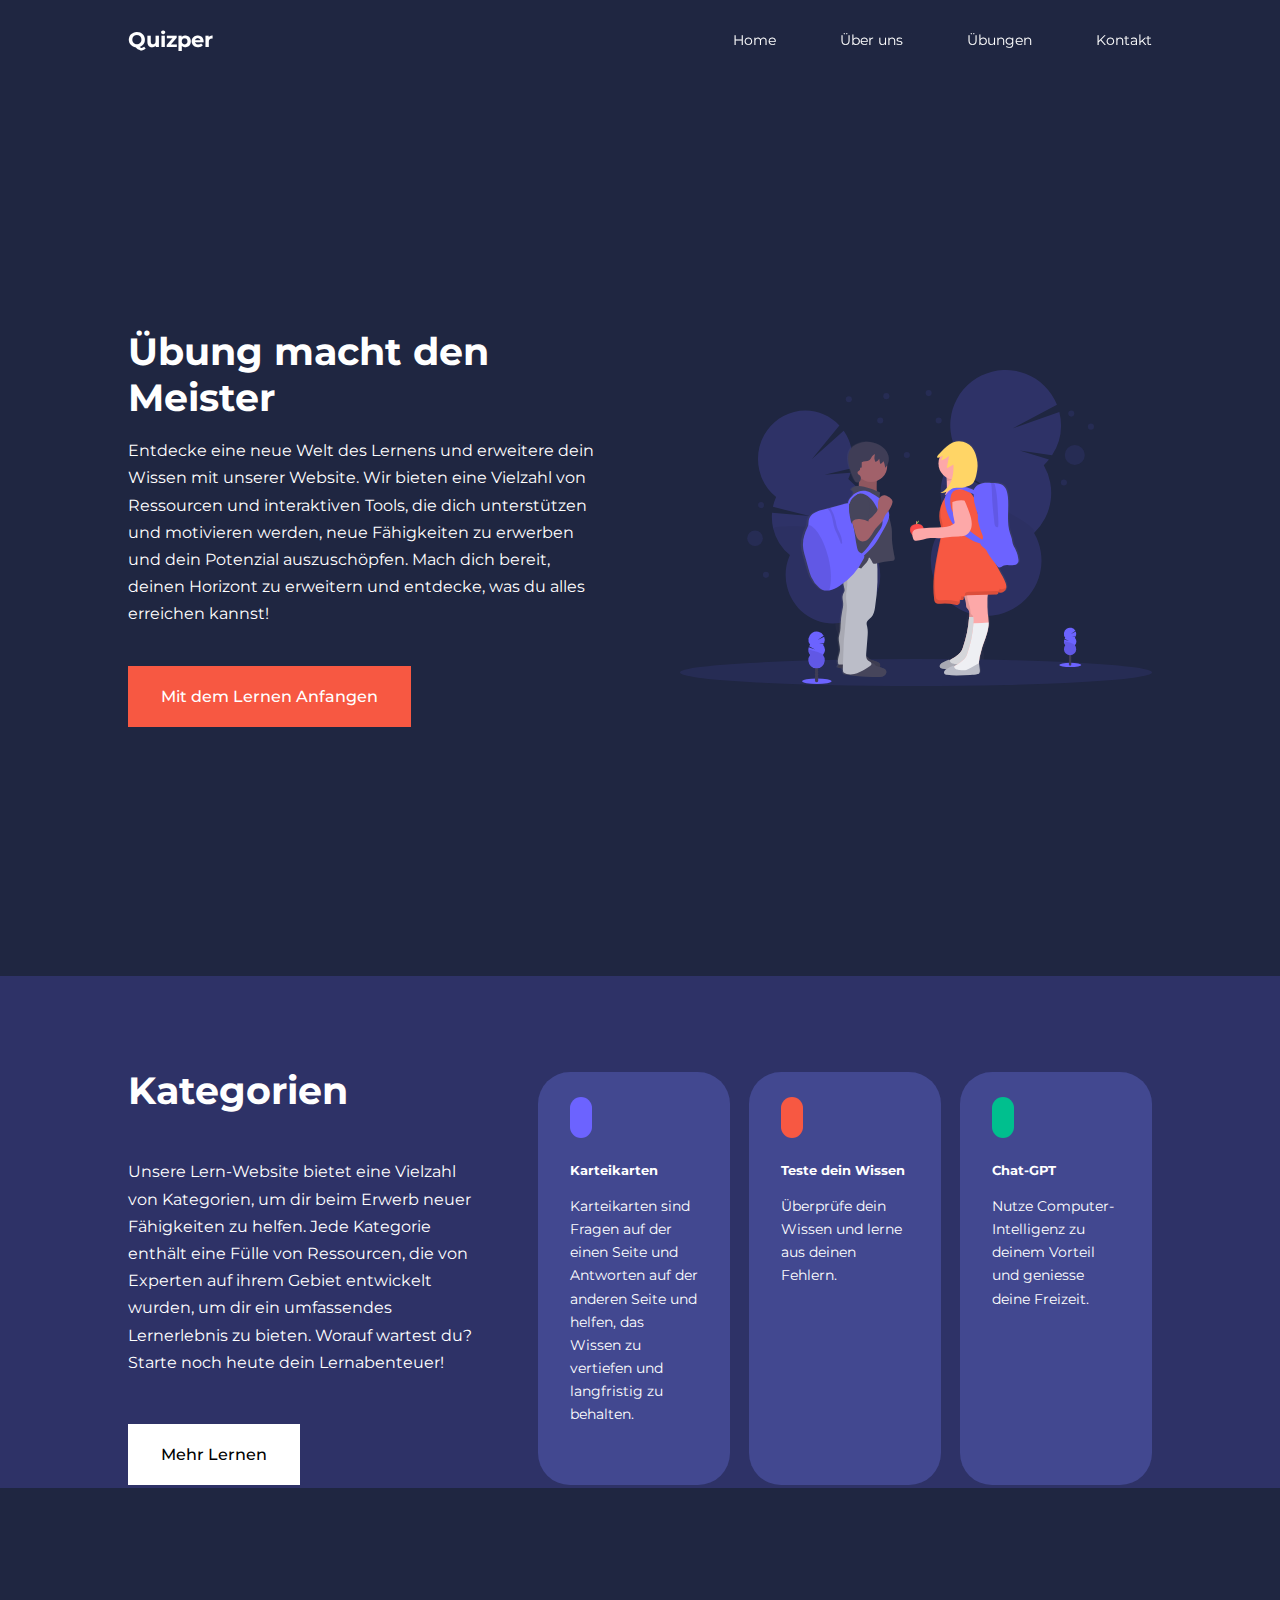
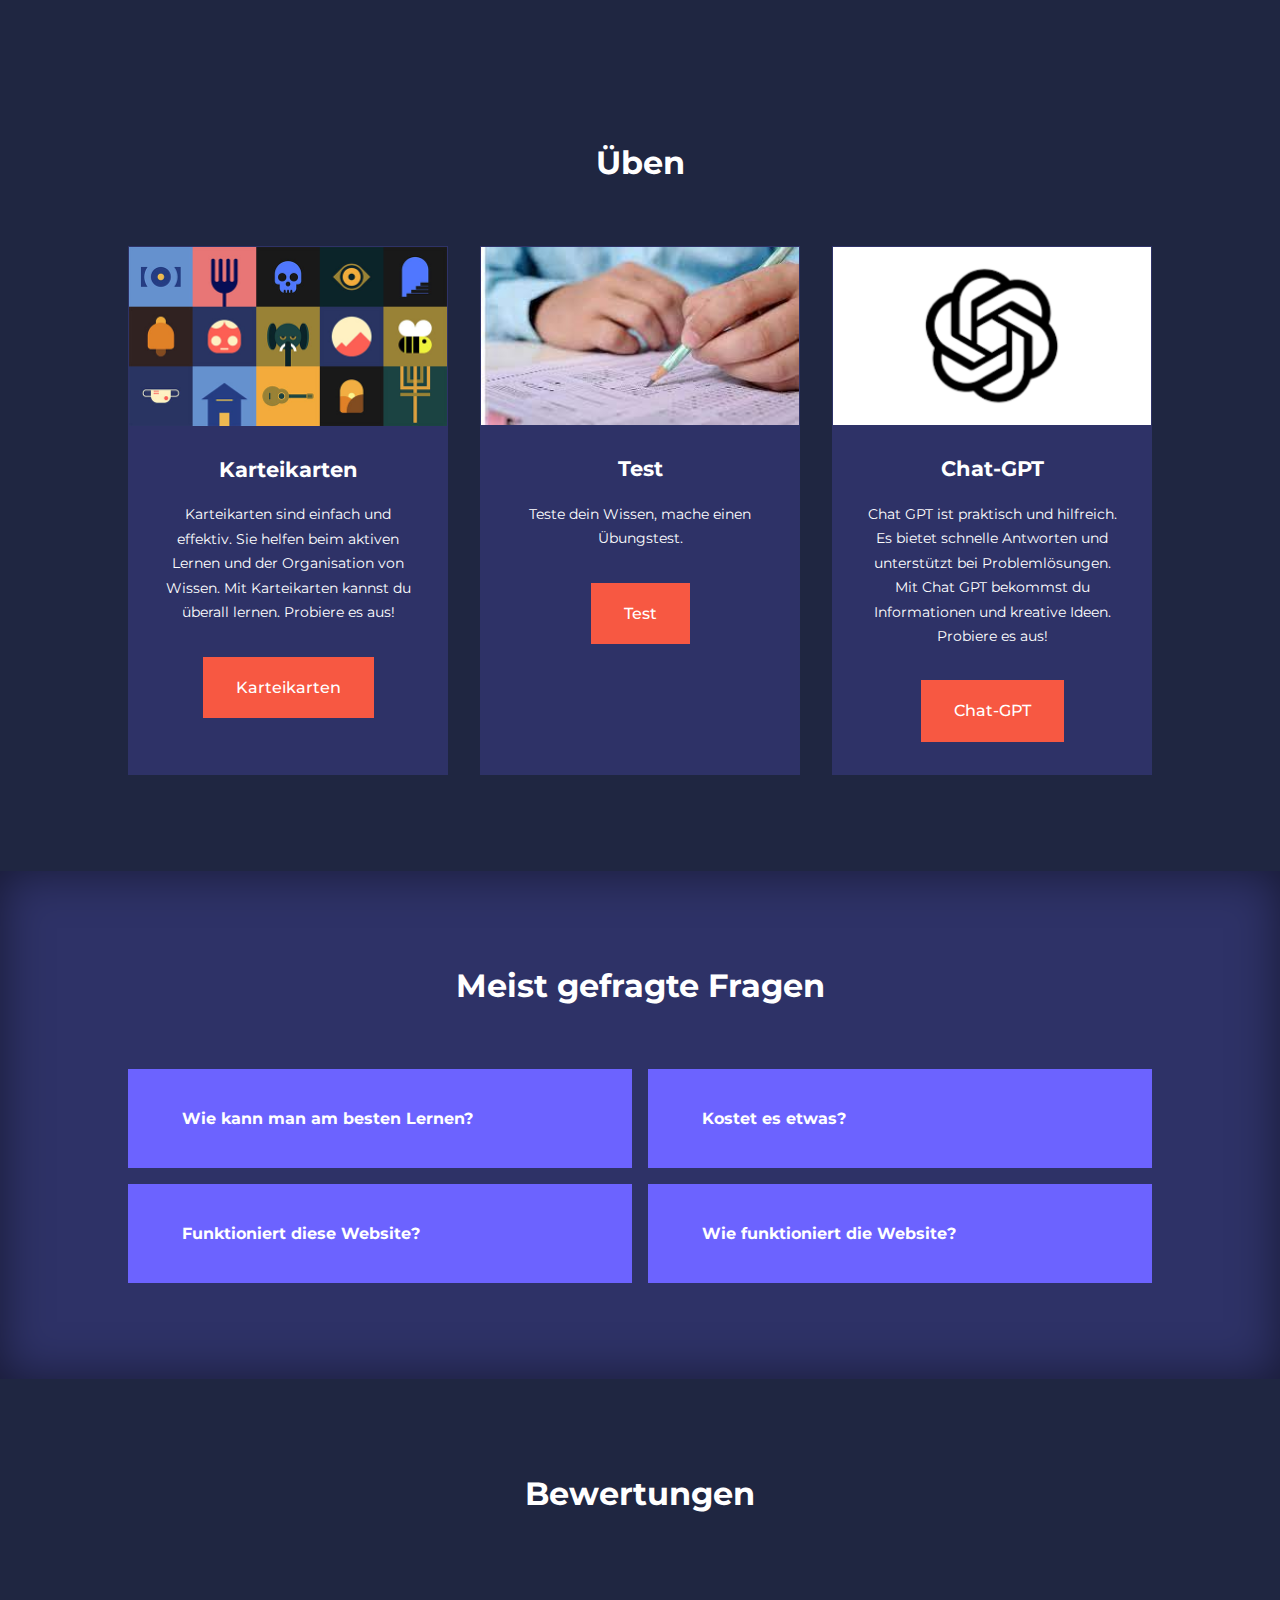
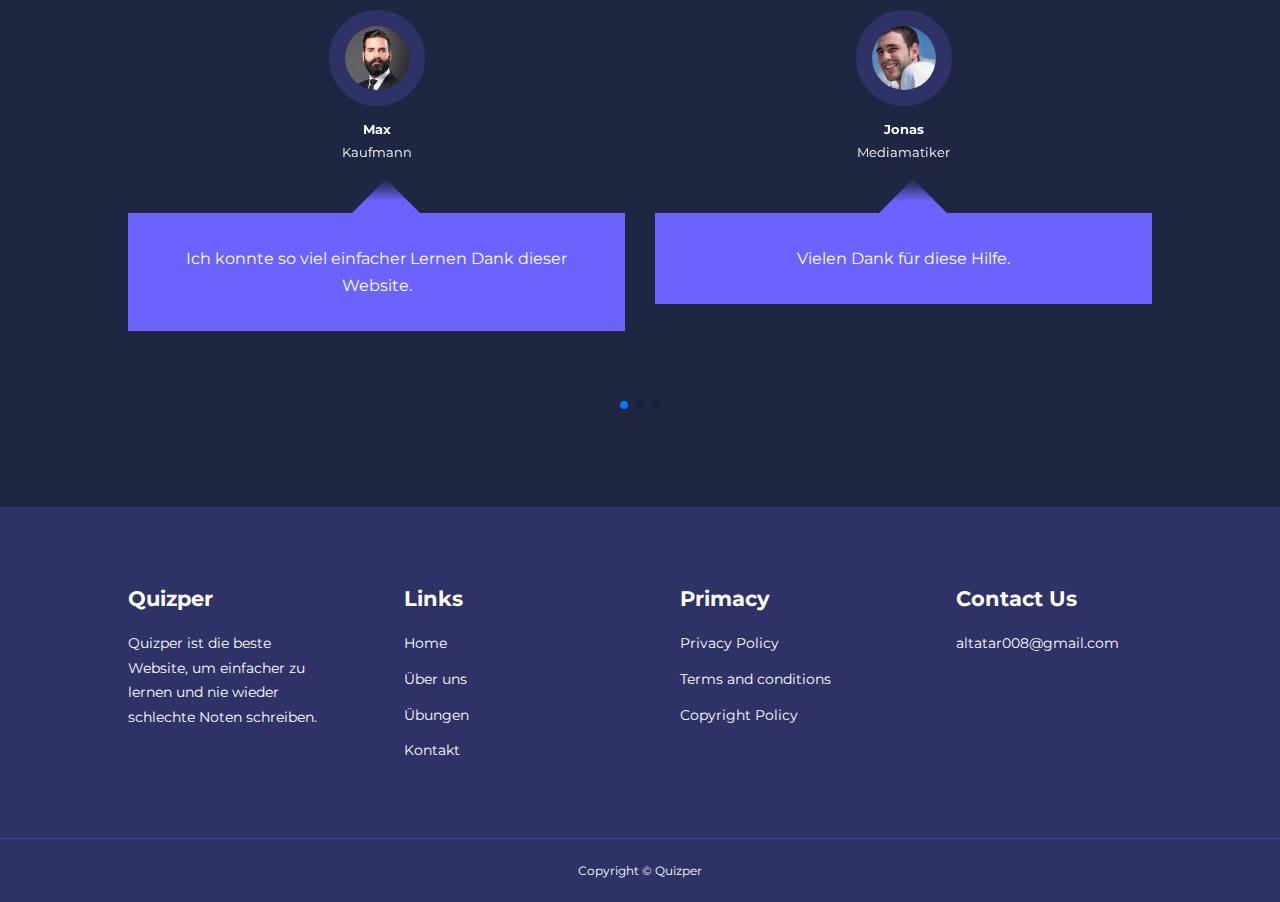
<file: index.html>
<!DOCTYPE html>
<html lang="de">
<head>
    <meta charset="UTF-8">
    <meta http-equiv="X-UA-Compatible" content="IE=edge">
    <meta name="viewport" content="width=device-width, initial-scale=1.0">
    <title>Quizper</title>
    <link rel="stylesheet" href="https://unicons.iconscout.com/release/v4.0.0/css/line.css">
    
    <link rel="preconnect" href="https://fonts.googleapis.com">
    <link rel="preconnect" href="https://fonts.gstatic.com" crossorigin>
    <link href="https://fonts.googleapis.com/css2?family=Montserrat:wght@300;400;500;600;700;800;900&display=swap" rel="stylesheet">

     <!--SWIPER JS-->
    <link rel="stylesheet" href="https://cdn.jsdelivr.net/npm/swiper@8/swiper-bundle.min.css"/>

    <link rel="stylesheet" href="./css/style.css">
</head>
<body>
    <nav>
        <div class="container nav_container">
            <a href="index.html"><h4>Quizper</h4></a>
            <ul class="nav_menu">
                <li><a href="index.html">Home</a></li>
                <li><a href="about.html">Über uns</a></li>
                <li><a href="courses.html">Übungen</a></li>
                <li><a href="contact.html">Kontakt</a></li>
            </ul>
            <button id="open-menu-btn"><i class="uil-bars"></i></button>
        <button id="close-menu-btn"><i class="uil-multiply"></i></button>
   
        </div>
     </nav>

<!--====================END OF NAVBAR===================-->

   <header>
    <div class="container header_container">
        <div class="header_left">
           <h1>Übung macht den Meister</h1>
           <p>
            Entdecke eine neue Welt des Lernens 
            und erweitere dein Wissen mit unserer Website. 
            Wir bieten eine Vielzahl von Ressourcen und 
            interaktiven Tools, die dich unterstützen und 
            motivieren werden, neue Fähigkeiten zu erwerben 
            und dein Potenzial auszuschöpfen. Mach dich bereit, 
            deinen Horizont zu erweitern und entdecke, was du 
            alles erreichen kannst!
           </p>
           <a href="courses.html" class="btn btn-primary">Mit dem Lernen 
            Anfangen</a>
        </div>

        <div class="header_right">
            <div class="header_right-image">
                <img src="./images/header.svg">
            </div>

        </div>
    </div>
   </header>


    <!--====================END OF HEADER===================-->



   <section class="categories">
    <div class="container categories_container">
        <div class="categories_left">
            <h1>Kategorien</h1>
            <p>
                Unsere Lern-Website bietet eine Vielzahl von Kategorien, 
                um dir beim Erwerb neuer Fähigkeiten zu helfen.
                Jede Kategorie enthält eine Fülle von Ressourcen, 
                die von Experten auf ihrem Gebiet entwickelt wurden, 
                um dir ein umfassendes Lernerlebnis zu bieten. Worauf 
                wartest du? 
                Starte noch heute dein Lernabenteuer!
            </p>
            <a href="#" class="btn">Mehr Lernen</a>
        </div>

        <div class="categories_right">
            <article class="category">
                <span class="category_icon">
                    <i class="uil uil-card-atm"></i>
                </span>
                <h5>Karteikarten</h5>
                <p>Karteikarten sind Fragen auf der einen Seite und 
                    Antworten auf der anderen Seite und helfen, 
                    das Wissen zu vertiefen und langfristig zu 
                    behalten. 
                </p>
            </article>

            <article class="category">
                <span class="category_icon">
                    <i class="uil uil-book"></i>
                </span>
                <h5>Teste dein Wissen</h5>
                <p>Überprüfe dein Wissen und lerne aus deinen Fehlern.
                </p>
            </article>

            <article class="category">
                <span class="category_icon">
                    <i class="uil uil-robot"></i>
                </span>
                <h5>Chat-GPT</h5>
                <p>Nutze Computer-Intelligenz zu deinem Vorteil und geniesse deine Freizeit.
                </p>
            </article>

        </div>
    </div>
   </section>
   <!--====================END OF CATEGORIES===================-->



   <section class="courses">
    <h2>Üben</h2>
    <div class="container courses_container">
       <article class="course">
        <div class="course_image">
            <img src="./images/course11.jpg">
        </div>
        <div class="course_info">
         <h4>Karteikarten</h4>
         <p>
          Karteikarten sind einfach und effektiv. Sie helfen beim aktiven 
          Lernen und der Organisation von Wissen. 
          Mit Karteikarten kannst du überall lernen. Probiere es aus!
         </p>
         <a href="courses.html" class="btn btn-primary">Karteikarten</a>
        </div>
        </article>

       <article class="course">
        <div class="course_image">
            <img src="./images/exam1.jpg">
        </div>
        <div class="course_info">
         <h4>Test</h4>
         <p>
           Teste dein Wissen, mache einen Übungstest.
         </p>
         <a href="courses.html" class="btn btn-primary">Test</a>
        </div>
        </article>

       <article class="course">
        <div class="course_image">
            <img src="./images/yilong_ma.png">
        </div>
        <div class="course_info">
         <h4>Chat-GPT</h4>
         <p>
          Chat GPT ist praktisch und hilfreich. Es bietet schnelle Antworten 
          und unterstützt bei Problemlösungen. Mit Chat GPT bekommst du 
          Informationen und kreative Ideen. 
          Probiere es aus!
         </p>
         <a href="https://chat.openai.com/auth/login" target="_blank" class="btn btn-primary">Chat-GPT</a>
        </div>
        </article>
    </div>
   </section>

   <!--====================END OF COURSES===================-->


   <section class="faqs">
    <h2>Meist gefragte Fragen</h2>
    <div class="container faqs_container">
        <article class="faq">
            <div class="faq_icon"><i class="uil uil-plus"></i></div>
            <div class="question_answer">
                <h4>Wie kann man am besten Lernen?</h4>
                <p>
                    Mit dieser Website kannst einfach für deine Prüfungen lernen.
                </p>
            </div>
        </article>

        <article class="faq">
            <div class="faq_icon"><i class="uil uil-plus"></i></div>
            <div class="question_answer">
                <h4>Kostet es etwas?</h4>
                <p>
                    Natürlich nicht.
                </p>
            </div>
        </article>

        <article class="faq">
            <div class="faq_icon"><i class="uil uil-plus"></i></div>
            <div class="question_answer">
                <h4>Funktioniert diese Website?</h4>
                <p>
                    Leider funktioniert sie zurzeit nicht.
                </p>
            </div>
        </article>

        <article class="faq">
            <div class="faq_icon"><i class="uil uil-plus"></i></div>
            <div class="question_answer">
                <h4>Wie funktioniert die Website?</h4>
                <p>
                    Gehe auf Übungen und wähle einer der Übungen aus.
                </p>
            </div>
        </article>
    </div>
   </section>

   <!--====================END OF FAQ===================-->

   <section class="container testimonials_container mySwiper">
    <h2>Bewertungen</h2>
    <div class="swiper-wrapper">
        <article class="testimonial swiper-slide">
          <div class="avatar">
            <img src="./images/images1.png">
          </div>
          <div class="testimonial_info">
            <h5>Max</h5>
            <small>Kaufmann</small>
          </div>
          <div class="testimonial_body">
            Ich konnte so viel einfacher Lernen Dank dieser Website.
          </div>
        </article>

        <article class="testimonial swiper-slide">
            <div class="avatar">
              <img src="./images/images2.jpeg">
            </div>
            <div class="testimonial_info">
              <h5>Jonas</h5>
              <small>Mediamatiker</small>
            </div>
            <div class="testimonial_body">
              Vielen Dank für diese Hilfe.
            </div>
          </article>

          <article class="testimonial swiper-slide">
            <div class="avatar">
              <img src="./images/images3.png">
            </div>
            <div class="testimonial_info">
              <h5>Rayan</h5>
              <small>Zeichner</small>
            </div>
            <div class="testimonial_body">
              Die beste Plattform zum lernen.
            </div>
          </article>

          <article class="testimonial swiper-slide">
            <div class="avatar">
              <img src="./images/images4.png">
            </div>
            <div class="testimonial_info">
              <h5>Jamal</h5>
              <small>Kaufmann</small>
            </div>
            <div class="testimonial_body">
              Die Übungen habe mir sehr geholfen.
            </div>
          </article>
    </div>
    <div class="swiper-pagination"></div>
   </section>


<!--====================END OF TESTIMONIALS===================-->


    <footer>
     <div class="container footer_container">
      <div class="footer_1">
        <a href="index.html" class="footer_logo"><h4>Quizper</h4></a>
        <p>
          Quizper ist die beste Website, 
          um einfacher zu lernen und nie wieder 
          schlechte Noten schreiben.
        </p>
      </div>

      <div class="footer_2">
        <h4>Links</h4>
        <ul class="permalinks">
            <li><a href="index.html">Home</a></li>
            <li><a href="about.html">Über uns</a></li>
            <li><a href="courses.html">Übungen</a></li>
            <li><a href="contact.html">Kontakt</a></li>
        </ul>
      </div>

      <div class="footer_3">
        <h4>Primacy</h4>
        <ul class="privacy">
            <li><a href="#">Privacy Policy</a></li>
            <li><a href="#">Terms and conditions</a></li>
            <li><a href="#">Copyright Policy</a></li>
        </ul>
      </div>

      <div class="footer_4">
        <h4>Contact Us</h4>
        <div>
            <p>altatar008@gmail.com</p>
        </div>

       </div>
     </div>
     <div class="footer_copyright">
        <small>Copyright &copy; Quizper</small>
    </div>
    </footer>

    <!--====================END OF FOOTER===================-->

   <script src="https://cdn.jsdelivr.net/npm/swiper@8/swiper-bundle.min.js"></script>
   <script src="./main.js"></script>
  <script>
    var swiper = new Swiper(".mySwiper", {
    slidesPerView: 1,
    spaceBetween: 30,
    pagination: {
      el: ".swiper-pagination",
      clickable: true
    },
    // when window width is >= 600px
    breakpoints: {
        600: {
            slidesPerView: 2,
        }
    }
  });
  </script>
   

</body>
</html>
</file>
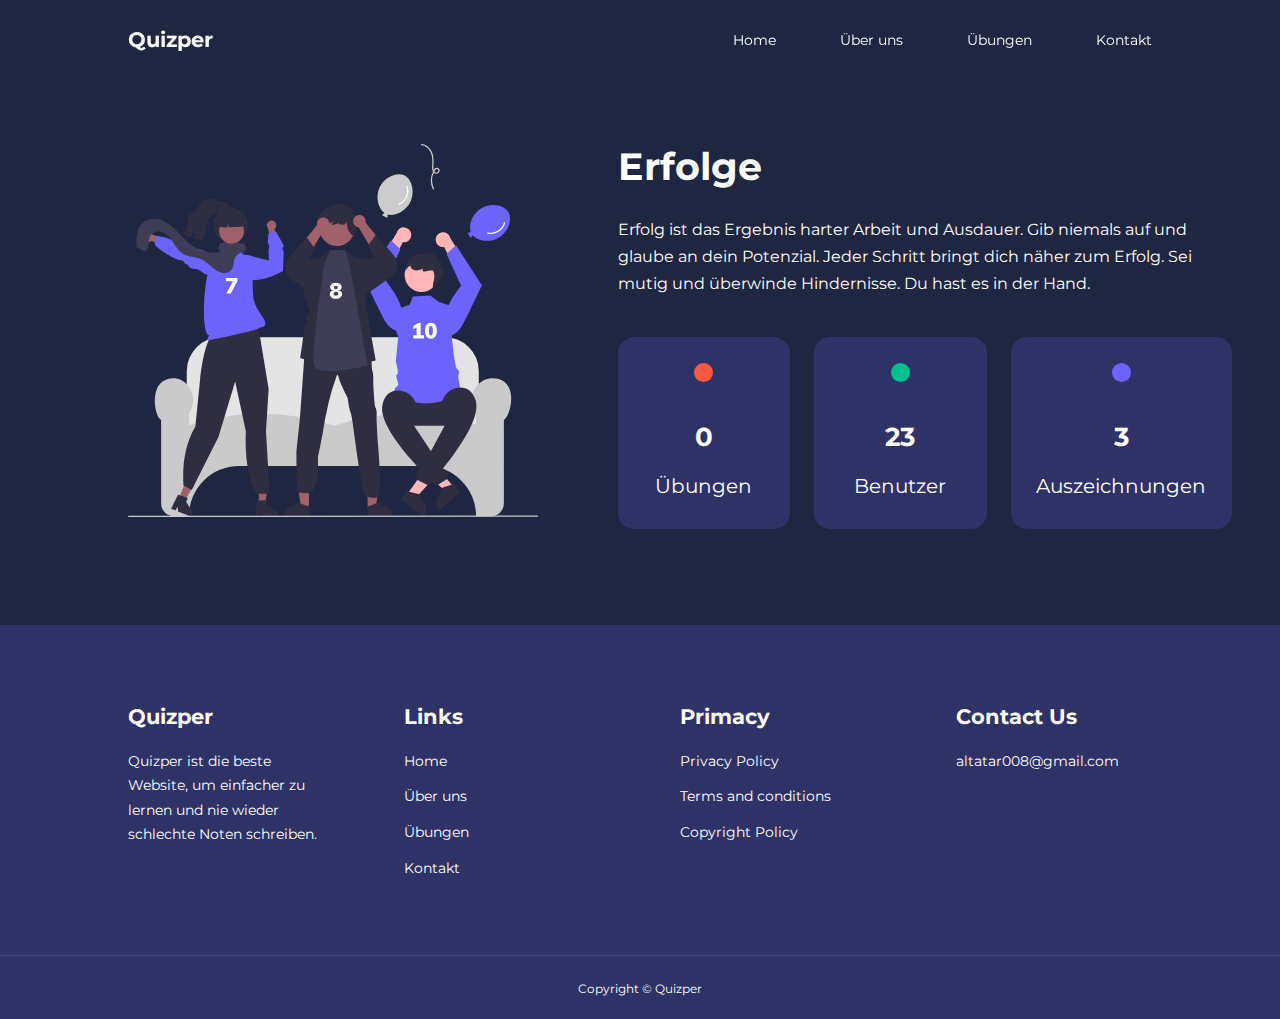
<file: about.html>
<!DOCTYPE html>
<html lang="de">
<head>
    <meta charset="UTF-8">
    <meta http-equiv="X-UA-Compatible" content="IE=edge">
    <meta name="viewport" content="width=device-width, initial-scale=1.0">
    <title>Quizper</title>
    <link rel="stylesheet" href="https://unicons.iconscout.com/release/v4.0.0/css/line.css">
    
    <link rel="preconnect" href="https://fonts.googleapis.com">
    <link rel="preconnect" href="https://fonts.gstatic.com" crossorigin>
    <link href="https://fonts.googleapis.com/css2?family=Montserrat:wght@300;400;500;600;700;800;900&display=swap" rel="stylesheet">

    <link rel="stylesheet" href="./css/style.css">
    <link rel="stylesheet" href="./css/about.css">
</head>
<body>
    <nav>
        <div class="container nav_container">
            <a href="index.html"><h4>Quizper</h4></a>
            <ul class="nav_menu">
                <li><a href="index.html">Home</a></li>
                <li><a href="about.html">Über uns</a></li>
                <li><a href="courses.html">Übungen</a></li>
                <li><a href="contact.html">Kontakt</a></li>
            </ul>
            <button id="open-menu-btn"><i class="uil-bars"></i></button>
        <button id="close-menu-btn"><i class="uil-multiply"></i></button>
   
        </div>
     </nav>

     <!--====================END OF NAVBAR===================-->


        <section class="about_achievements">
            <div class="container about_achievements-container">
                <div class="about_achievements-left">
                   <img src="./images/about achievements.svg">
                </div>
                <div class="about_achievements-right">
                    <h1>Erfolge</h1>
                    <p>Erfolg ist das Ergebnis harter Arbeit und 
                        Ausdauer. Gib niemals auf und glaube an dein 
                        Potenzial. Jeder Schritt bringt dich näher zum 
                        Erfolg. Sei mutig und überwinde Hindernisse. Du 
                        hast es in der Hand.
                    </p>
                    <div class="achievements_cards">

                        <article class="achievement_card">
                            <span class="achievement_icon">
                              <i class="uil uil-video"></i>
                            </span>
                            <h3>0</h3>
                            <p>Übungen</p>
                        </article>

                        <article class="achievement_card">
                            <span class="achievement_icon">
                              <i class="uil uil-users-alt"></i>
                            </span>
                            <h3>23</h3>
                            <p>Benutzer</p>
                        </article>

                        <article class="achievement_card">
                            <span class="achievement_icon">
                              <i class="uil uil-trophy"></i>
                            </span>
                            <h3>3</h3>
                            <p>Auszeichnungen</p>
                        </article>
                    </div>
                </div>
            </div>
        </section>


   

     <footer>
        <div class="container footer_container">
         <div class="footer_1">
           <a href="index.html" class="footer_logo"><h4>Quizper</h4></a>
           <p>
            Quizper ist die beste Website, 
            um einfacher zu lernen und nie wieder 
            schlechte Noten schreiben.
           </p>
         </div>
   
         <div class="footer_2">
           <h4>Links</h4>
           <ul class="permalinks">
               <li><a href="index.html">Home</a></li>
               <li><a href="about.html">Über uns</a></li>
               <li><a href="courses.html">Übungen</a></li>
               <li><a href="contact.html">Kontakt</a></li>
           </ul>
         </div>

         <div class="footer_3">
           <h4>Primacy</h4>
           <ul class="privacy">
               <li><a href="#">Privacy Policy</a></li>
               <li><a href="#">Terms and conditions</a></li>
               <li><a href="#">Copyright Policy</a></li>
           </ul>
         </div>
   
         <div class="footer_4">
           <h4>Contact Us</h4>
           <div>
               <p>altatar008@gmail.com</p>
           </div>
   
          </div>
        </div>
        <div class="footer_copyright">
           <small>Copyright &copy; Quizper</small>
       </div>
       </footer>
   
       <!--====================END OF FOOTER===================-->
   
     <script src="./main.js"></script>
     
   </body>
   </html>
</file>
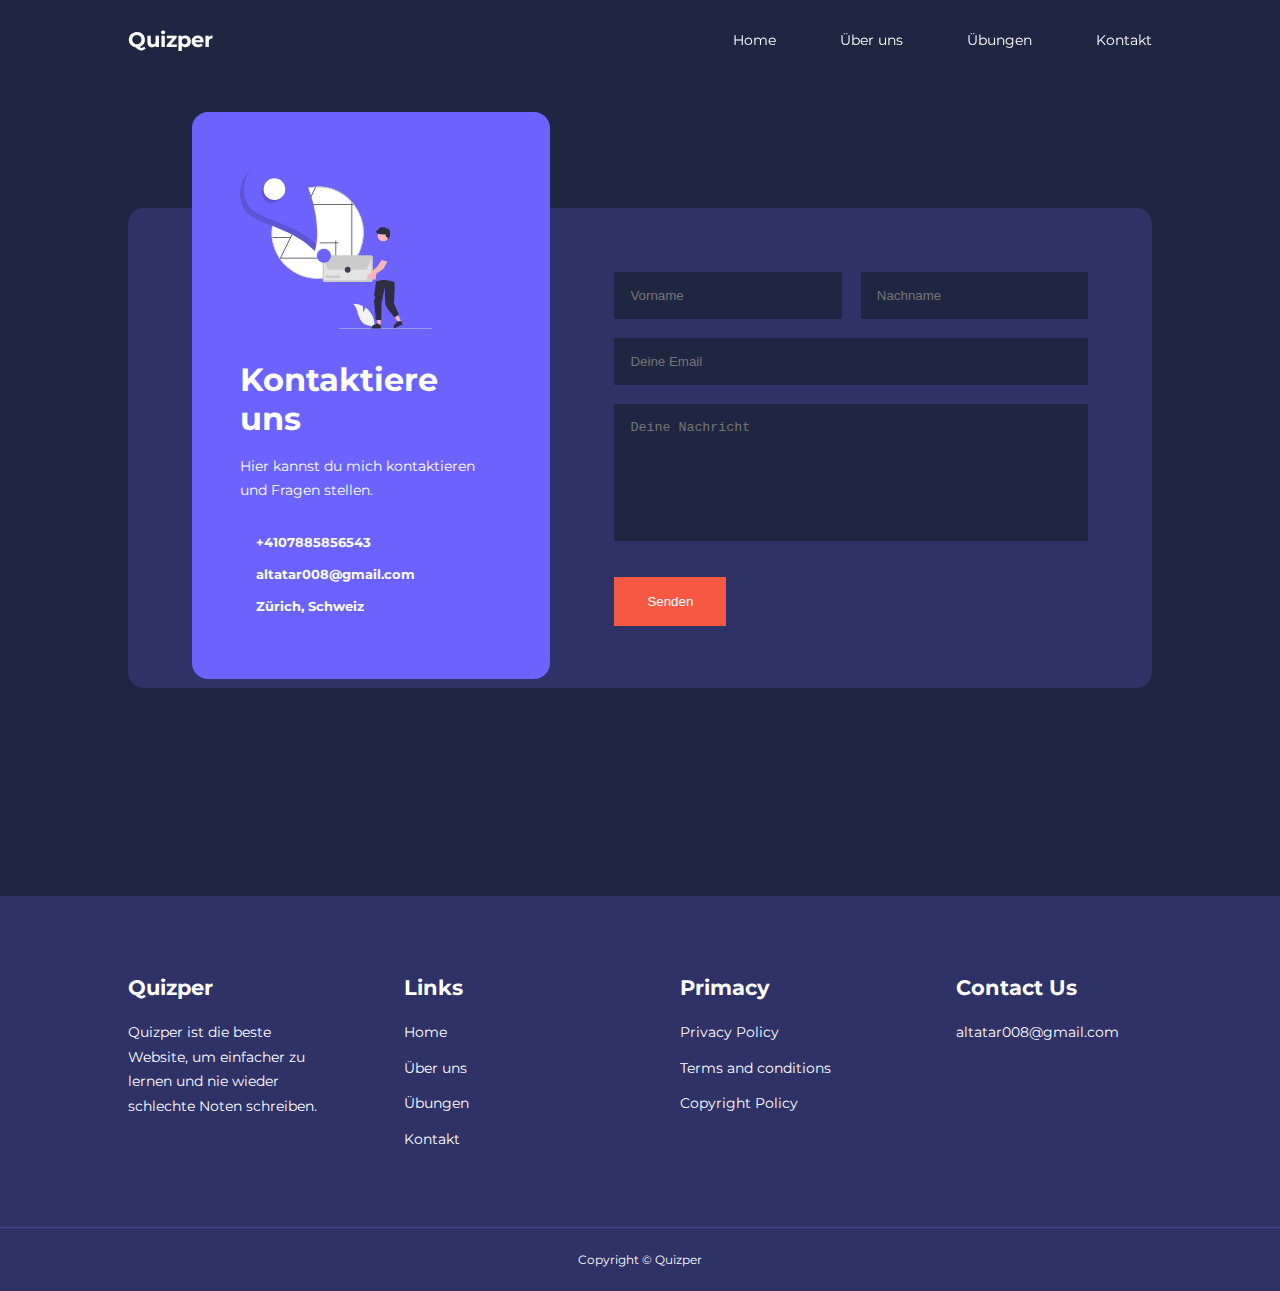
<file: contact.html>
<!DOCTYPE html>
<html lang="de">
<head>
    <meta charset="UTF-8">
    <meta http-equiv="X-UA-Compatible" content="IE=edge">
    <meta name="viewport" content="width=device-width, initial-scale=1.0">
    <title>Quizper</title>
    <link rel="stylesheet" href="https://unicons.iconscout.com/release/v4.0.0/css/line.css">
    
    <link rel="preconnect" href="https://fonts.googleapis.com">
    <link rel="preconnect" href="https://fonts.gstatic.com" crossorigin>
    <link href="https://fonts.googleapis.com/css2?family=Montserrat:wght@300;400;500;600;700;800;900&display=swap" rel="stylesheet">

    <link rel="stylesheet" href="./css/style.css">
    <link rel="stylesheet" href="./css/contact.css">
</head>
<body>
    <nav>
        <div class="container nav_container">
            <a href="index.html"><h4>Quizper</h4></a>
            <ul class="nav_menu">
                <li><a href="index.html">Home</a></li>
                <li><a href="about.html">Über uns</a></li>
                <li><a href="courses.html">Übungen</a></li>
                <li><a href="contact.html">Kontakt</a></li>
            </ul>
            <button id="open-menu-btn"><i class="uil-bars"></i></button>
        <button id="close-menu-btn"><i class="uil-multiply"></i></button>
   
        </div>
     </nav>


     <section class="contact">
        <div class="container contact_container">
            <aside class="contact_aside">
                <div class="aside_image">
                    <img src="./images/contact.svg">
                </div>
                <h2>Kontaktiere uns</h2>
                <p>
                    Hier kannst du mich kontaktieren und Fragen stellen.
                </p>
                <ul class="contact_details">
                    <li>
                        <i class="uil uil-phone-times"></i>
                        <h5>+4107885856543</h5>
                    </li>
                    <li>
                        <i class="uil uil-envelope"></i>
                        <h5>altatar008@gmail.com</h5>
                    </li>
                    <li>
                        <i class="uil uil-location-point"></i>
                        <h5>Zürich, Schweiz</h5>
                    </li>
                </ul>
            </aside>



            <form action="https://formspree.io/f/mdovrqzk" method="POST" class="contact_form">
              <div class="form_name">
                <input type="text" name="Vorname" placeholder="Vorname" required>
                <input type="text" name="Nachname" placeholder="Nachname" required>
              </div>
              <input type="email" name="Email Address" placeholder="Deine Email" required>
              <textarea name="Message" rows="7" placeholder="Deine Nachricht" required></textarea>
              <button type="submit" class="btn btn-primary">Senden</button>
            </form>
        </div>
     </section>



     <footer>
        <div class="container footer_container">
         <div class="footer_1">
           <a href="index.html" class="footer_logo"><h4>Quizper</h4></a>
           <p>
            Quizper ist die beste Website, 
            um einfacher zu lernen und nie wieder 
            schlechte Noten schreiben.
           </p>
         </div>
   
         <div class="footer_2">
           <h4>Links</h4>
           <ul class="permalinks">
               <li><a href="index.html">Home</a></li>
               <li><a href="about.html">Über uns</a></li>
               <li><a href="courses.html">Übungen</a></li>
               <li><a href="contact.html">Kontakt</a></li>
           </ul>
         </div>

         <div class="footer_3">
           <h4>Primacy</h4>
           <ul class="privacy">
               <li><a href="#">Privacy Policy</a></li>
               <li><a href="#">Terms and conditions</a></li>
               <li><a href="#">Copyright Policy</a></li>
           </ul>
         </div>
   
         <div class="footer_4">
           <h4>Contact Us</h4>
           <div>
               <p>altatar008@gmail.com</p>
           </div>
   
          </div>
        </div>
        <div class="footer_copyright">
           <small>Copyright &copy; Quizper</small>
       </div>
       </footer>
   
       <!--====================END OF FOOTER===================-->
   
     <script src="./main.js"></script>
     
   </body>
   </html>
</file>
<file: css/style.css>
* {
    margin: 0;
    padding: 0;
    border: 0;
    outline: 0;
    text-decoration: none;
    list-style: none;
    box-sizing: border-box;
}

:root {
    --color-primary: #6c63ff;
    --color-success: #00bf8e;
    --color-warning: #f7c94b;
    --color-danger: #f75842;
    --color-danger-variant: rgba(247, 88, 66, 0.4);
    --color-white: #fff;
    --color-light: rgba(255, 255, 255, 0.7);
    --color-black: #000;
    --color-bg: #1f2641;
    --color-bg1: #2e3267;
    --color-bg2: #424890;

    --container-width-lg: 80%;
    --container-width-md: 90%;
    --container-width-sm: 94%;

    --transition: all 400ms ease;
}

body {
    font-family: 'Montserrat', sans-serif;
    line-height: 1.7;
    color: var(--color-white);
    background: var(--color-bg);
}

.container {
    width: var(--container-width-lg);
    margin: 0 auto;
}

section {
    padding: 6rem 0;
}

section h2 {
    text-align: center;
    margin-bottom: 4rem;
}

h1,
h2,
h3,
h4,
h5 {
    line-height: 1.2;
}

h1 {
    font-size: 2.4rem;
}

h2 {
    font-size: 2rem;
}

h3 {
    font-size: 1.6rem;
}

h4 {
    font-size: 1.3rem;
}

a {
    color: var(--color-white);
}

img {
    width: 100%;
    display: block;
    object-fit: cover;
}

.btn {
    display: inline-block;
    background: var(--color-white);
    color: var(--color-black);
    padding: 1rem 2rem;
    border: 1px solid transparent;
    font-weight: 500;
    transition: var(--transition);
}

.btn:hover {
    background: transparent;
    color: var(--color-white);
    border-color: var(--color-white);
}

.btn-primary {
    background: var(--color-danger);
    color: var(--color-white);
}

/* ============NAVBAR=============== */

nav {
    background: transparent;
    width: 100vw;
    height: 5rem;
    position: fixed;
    top: 0;
    z-index: 11;
}

.window-scroll {
    background: var(--color-primary);
    box-shadow: 0 1rem 2rem rgba(0, 0, 0, 0.2);
}

.nav_container {
    height: 100%;
    display: flex;
    justify-content: space-between;
    align-items: center;
}

nav button {
    display: none;
}

.nav_menu {
    display: flex;
    align-items: center;
    gap: 4rem;
}

.nav_menu a {
    font-size: 0.9rem;
    transition: var(--transition);
}

.nav_menu a:hover {
    color: var(--color-bg2);
}

/* ============HEADER=============== */

header {
    position: relative;
    top: 5rem;
    overflow: hidden;
    height: 70vw;
    margin-bottom: 5rem;
}

.header_container {
    display: grid;
    grid-template-columns: 1fr 1fr;
    align-items: center;
    gap: 5rem;
    height: 100%;
}

.header_left p {
     margin: 1rem 0 2.4rem;
}

/* ============CATEGORIES=============== */

.categories {
    background: var(--color-bg1);
    height: 32rem;
}

.categories h1 {
    line-height: 1;
    margin-bottom: 3rem;
}

.categories_container {
    display: grid;
    grid-template-columns: 40% 60%;
}

.categories_left {
    margin-right: 4rem;
}

.categories_left p {
    margin: 1rem 0 3rem;
}

.categories_right {
    display: grid;
    grid-template-columns: repeat(3, 1fr);
    gap: 1.2rem;
}

.category {
    background: var(--color-bg2);
    padding: 2rem;
    border-radius: 2rem;
    transition: var(--transition);
}

.category:hover {
    box-shadow: 0 3rem 3rem rgba(0, 0, 0, 0.3)
    ;
    z-index: 1;
}

.category:nth-child(2) .category_icon{
    background: var(--color-danger);
}

.category:nth-child(3) .category_icon{
    background: var(--color-success);
}

.category:nth-child(4) .category_icon{
    background: var(--color-warning);
}

.category:nth-child(5) .category_icon{
    background: var(--color-success);
}

.category_icon {
    background: var(--color-primary);
    padding: 0.7rem;
    border-radius: 0.9rem;
}

.category h5 {
    margin: 2rem 0 1rem;
}

.category p {
    font-size: 0.85rem;
}

/* ============COURSES=============== */

.courses {
    margin-top: 10rem;
}

.courses_container {
    display: grid;
    grid-template-columns: repeat(3, 1fr);
    gap: 2rem;
}

.course {
    background: var(--color-bg1);
    text-align: center;
    border: 1px solid transparent;
}

.course:hover {
    background: transparent;
    border-color: var(--color-primary);
    transition: var(--transition);
}

.course_info {
    padding: 2rem;
}

.course_info p {
    margin: 1.2rem 0 2rem;
    font-size: 0.9rem;
}

/* ============FAQ=============== */

.faqs {
    background: var(--color-bg1);
    box-shadow: inset 0 0 3rem rgba(0, 0, 0, 0.5);
}

.faqs_container {
    display: grid;
    grid-template-columns: 1fr 1fr;
    gap: 1rem;
}

.faq {
    padding: 2rem;
    display: flex;
    align-items: center;
    gap: 1.4rem;
    height: fit-content;
    background: var(--color-primary);
    cursor: pointer;
}

.faq h4 {
    font-size: 1rem;
    line-height: 2.2;
}

.faq_icon {
    align-self: flex-start;
    font-size: 1.2rem;
}

.faq p {
    margin-top: 0.8rem;
    display: none;
}

.faq.open p {
    display: block;
}

/* ============Rezension=============== */

.testimonials_container {
    overflow-x: hidden;
    position: relative;
    margin-bottom: 5rem;
}

.testimonial {
    padding-top: 2rem;
}

.avatar {
    width: 6rem;
    height: 6rem;
    border-radius: 50%;
    overflow: hidden;
    margin: 0 auto 1rem;
    border: 1rem solid var(--color-bg1);
}

.testimonial_info {
    text-align: center;
}

.testimonial_body {
    background: var(--color-primary);
    padding: 2rem;
    margin-top: 3rem;
    position: relative;
    text-align: center;
}

.testimonial_body::before {
  content: "";
  display: block;
  background: linear-gradient(
    135deg,
    transparent, 
    var(--color-primary),
    var(--color-primary),
    var(--color-primary)
    );
  width: 3rem;
  height: 3rem;
  position: absolute;
  left: 47%;
  top: -1.5rem;
  transform: rotate(45deg);
}

/* ============Footer=============== */


footer {
    background: var(--color-bg1);
    padding-top: 5rem;
    font-size: 0.9rem;
}

.footer_container {
    display: grid;
    grid-template-columns: repeat(4, 1fr);
    gap: 5rem;
}

.footer_container > div h4 {
    margin-bottom: 1.2rem;
}

.footer_1 p {
    margin: 0 0 2rem;
}

footer ul li {
    margin-bottom: 0.7rem;
}

footer ul li a:hover {
    text-decoration: underline;
}

.footer_socials {
    display: flex;
    gap: 1rem;
    font-size: 1.2rem;
    margin-top: 2rem;
}

.footer_copyright {
    text-align: center;
    margin-top: 4rem;
    padding: 1.2rem 0;
    border-top: 1px solid var(--color-bg2);
}


/*====================MEDIA QUERIES (TABLETS)==============*/


@media screen and (max-width: 1024px) {
    .container {
        width: var(--container-width-md);
    }

    h1 {
        font-size: 2.2rem;
    }
    
    h2 {
        font-size: 1.7rem;
    }
    
    h3 {
        font-size: 1.4rem;
    }
    
    h4 {
        font-size: 1.2rem;
    }
    
    /*====================NAVBAR==============*/
    
    nav button {
        display: inline-block;
        background: transparent;
        font-size: 1.8rem;
        color: var(--color-white);
        cursor: pointer;
    }

    nav button#close-menu-btn {
        display: none;
    }

    .nav_menu {
        position: fixed;
        top: 5rem;
        right: 5%;
        height: fit-content;
        width: 18rem;
        flex-direction: column;
        gap: 0;
        display: none;
    }

    .nav_menu li {
        width: 100%;
        height: 5.8rem;
    }

    .nav_menu li a {
        background: var(--color-primary);
        box-shadow: -4rem 6rem 10rem rgba(0, 0, 0, 0.6);
        width: 100%;
        height: 100%;
        display: grid;
        place-items: center;
    }

    .nav_menu li a:hover {
     background: var(--color-bg2);
     color: var(--color-white);
    }

   /*====================HEADER==============*/

    header {
        height: 52vh;
        margin-bottom: 4rem;
    }

    .header_container {
        gap: 0;
        padding-bottom: 3rem;
    }

    /*====================CATEGORIES==============*/

    .categories {
        height: auto;
    }

    .categories_container {
        grid-template-columns: 1fr;
        gap: 3rem;
    }

    .categories_left {
        margin-right: 0;
    }


    /*====================COURSES==============*/

    .courses {
        margin-top: 0;
    }

    .courses_container {
        grid-template-columns: 1fr 1fr;
    }

    /*====================FAQ==============*/

    .faqs_container {
        grid-template-columns: 1fr;
    }

    .faq {
        padding: 1.5rem;
    }

    /*====================FOOTER==============*/

    .footer_container {
        grid-template-columns: 1fr 1fr;
    }

}

/*====================MEDIA QUERIES (MOBILE)==============*/

@media  screen and (max-width: 600px) {
   .container {
    width: var(--container-width-sm);
   }


   /*====================NAVBAR==============*/

   .nav_menu {
    right: 3%;
   }


   /*====================HEADER==============*/

   header {
    height: 100vh;
   }

   .header_container {
    grid-template-columns: 1fr;
    text-align: center;
    margin-top: 0;
   }

   .header_left p {
     margin-bottom: 1.3rem;
   }

   /*====================CATEGORIES==============*/
   
   .categories_right  {
    grid-template-columns: 1fr 1fr;
    gap: 0.7rem;
   }

   .category {
    padding: 1rem;
    border-radius: 1rem;
   }

   .category_icon {
    margin-top: 4px;
    display: inline-block;
   }

   /*====================COURSES==============*/

    .courses_container {
        grid-template-columns: 1fr;
    }

    /*====================BEWERTUNGEN==============*/

    .testimonial_body {
        padding: 1.2rem;
    }

    /*====================FOOTER==============*/

    .footer_container {
        grid-template-columns: 1fr;
        text-align: center;
        gap: 2rem;
    }

    .footer_1 p {
        margin: 1rem auto;
    }

    .footer_socials {
        justify-content: center;
    }

}
</file>
<file: css/about.css>
/*============ERFOLGE==================*/

.about_achievements {
    margin-top: 3rem;
}

.about_achievements-container {
    display: grid;
    grid-template-columns: 40% 60%;
    gap: 5rem;
}

.about_achievements-right > p {
    margin: 1.6rem 0 2.5rem;
}

.achievements_cards {
    display: grid;
    grid-template-columns: repeat(3, 1fr);
    gap: 1.5rem; 
}

.achievement_card {
    background: var(--color-bg1);
    padding: 1.6rem;
    border-radius: 1rem;
    text-align: center;
    transition: var(--transition);
}

.achievement_card:hover {
    background: var(--color-bg2);
    box-shadow: 0 3rem 3rem rgba(0, 0, 0, 0.3);
}

.achievement_icon {
    background: var(--color-danger);
    padding: 0.6rem;
    border-radius: 1rem;
    display: inline-block;
    margin-bottom: 2rem;
    font-size: 2rem;
}

.achievement_card:nth-child(2)
.achievement_icon {
    background: var(--color-success);
}

.achievement_card:nth-child(3)
.achievement_icon {
    background: var(--color-primary);
}

.achievement_card p {
    margin-top: 1rem;
    font-size: 20px;
}

/*============ END OF ERFOLGE==================*/



/*============MEDIA QUERIES (TABLETS)================*/

@media screen and (max-width: 1024px) {
    .about_achievements {
        margin-top: 2rem;
    }

    .about_achievements-container {
        grid-template-columns: 1fr;
        gap: 4rem;
    }

    .about_achievements-left {
        width: 80%;
        margin: 0 auto;
    }
}

/*============MEDIA QUERIES (PHONES)================*/

@media screen and (max-width: 600px) {
    .achievements_cards {
        grid-template-columns: 1fr 1fr;
        gap: 0.7rem;
    }
}
</file>
<file: css/contact.css>
.contact_container {
    background: var(--color-bg1);
    padding: 4rem;
    display: grid;
    grid-template-columns: 40% 60%;
    gap: 4rem;
    height: 30rem;
    margin: 7rem auto;
    border-radius: 1rem;
}



/*==============ASIDE=================*/


.contact_aside {
    background: var(--color-primary);
    padding: 3rem;
    border-radius: 1rem;
    position: relative;
    bottom: 10rem;
}

.aside_image {
    width: 12rem;
    margin-bottom: 2rem;
}

.contact_aside h2 {
    text-align: left;
    margin-bottom: 1rem;
}

.contact_aside p {
    font-size: 0.9rem;
    margin-bottom: 2rem;
}

.contact_details li {
    display: flex;
    gap: 1rem;
    align-items: center;
    margin-bottom: 1rem;
}

/*=============FORM==============*/

.contact_form {
    display: flex;
    flex-direction: column;
    gap: 1.2rem;
    margin-right: 4rem;
}

.form_name {
    display: flex;
    gap: 1.2rem;
}

.contact_form input[type="text"] {
    width: 50%;
}

input, textarea {
 width: 100%;
 padding: 1rem;
 background: var(--color-bg);
 color: var(--color-white);
}

.contact_form .btn {
    width: max-content;
    margin-top: 1rem;
    cursor: pointer;
}

textarea {
    resize: none;
}


/*=============MEDIA QUERIES (TABLETS)==============*/

@media screen and (max-width: 1024px) {
    .contact {
        padding-bottom: 0;
    }

    .contact_container {
        gap: 1.5rem;
        margin-top: 3rem;
        height: auto;
        padding: 1.5rem;
    }

    .contact_aside {
        width: auto;
        padding: 1.5rem;
        bottom: 0;
    }

    .contact_form {
        align-self: center;
        margin-right: 1.5rem;
    }
}

/*=============MEDIA QUERIES (PHONES)==============*/

@media screen and (max-width: 600px) {

    .contact_container {
       grid-template-columns: 1fr;
       gap: 3rem;
       margin-top: 0;
       padding: 0;
    }


    .contact_form {
        margin: 0 1.5rem 3rem;
    }

    .form_name {
        flex-direction: column;
    }

    .form_name input[type="text"] {
        width: 100%;
    }
}
</file>
